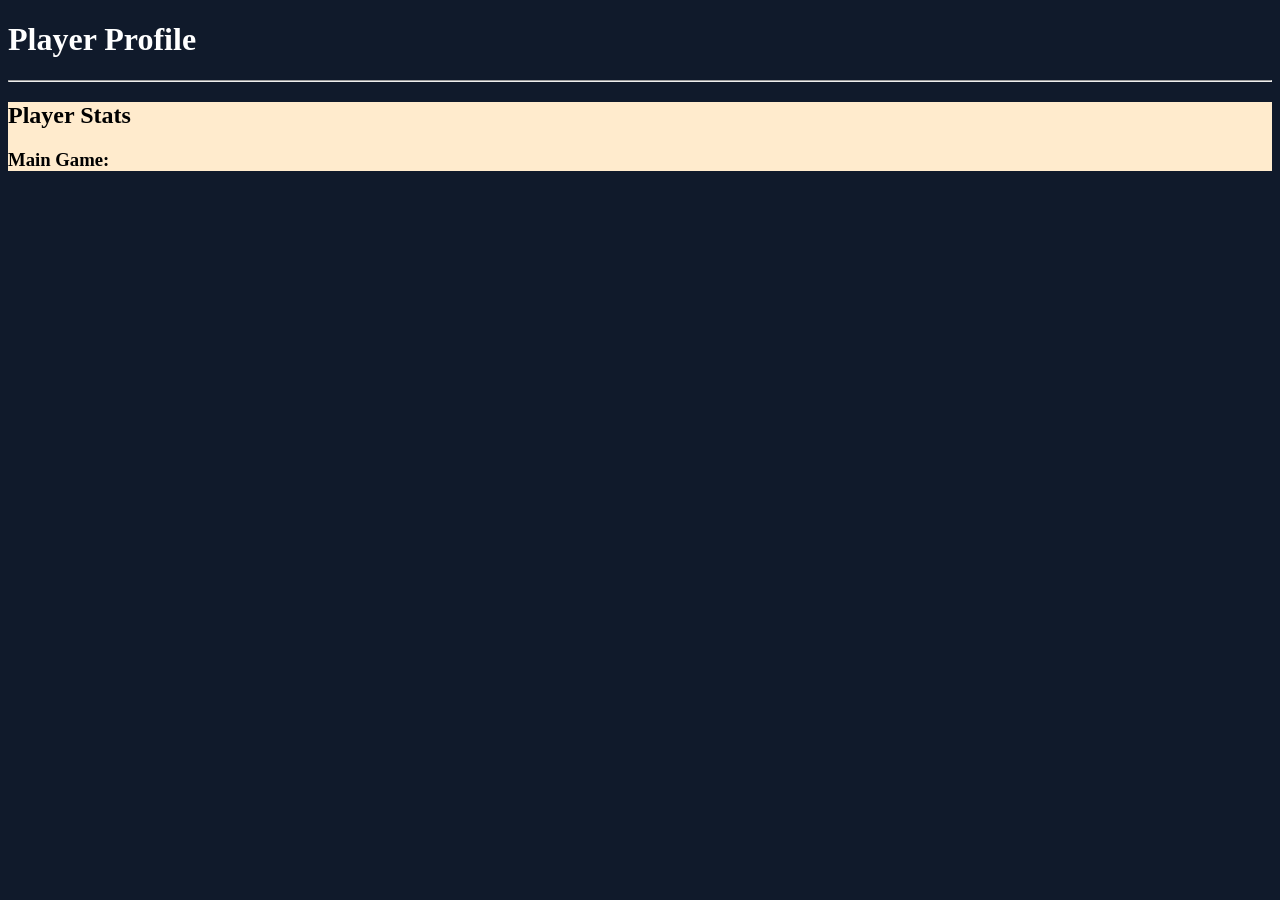
<file: Lesson01-intro-to-css/Index.html>
<!DOCTYPE html>
<html lang="en">
<head>
    <meta charset="UTF-8">
    <meta name="viewport" content="width=device-width, initial-scale=1.0">
    <title>Player Profile</title>
    <!-- <style>
        body {
            background-color: #101a2b;
            color: white;
        }
    </style> -->
    <link rel="stylesheet" href="style.css">
</head>
<body>
    <h1>Player Profile</h1>
    <hr>
    <div class="Stats">
        <h2 id="player">Player Stats</h2>
        <h3>Main Game:</h3>
    </div>
    
</body>
</html>
</file>
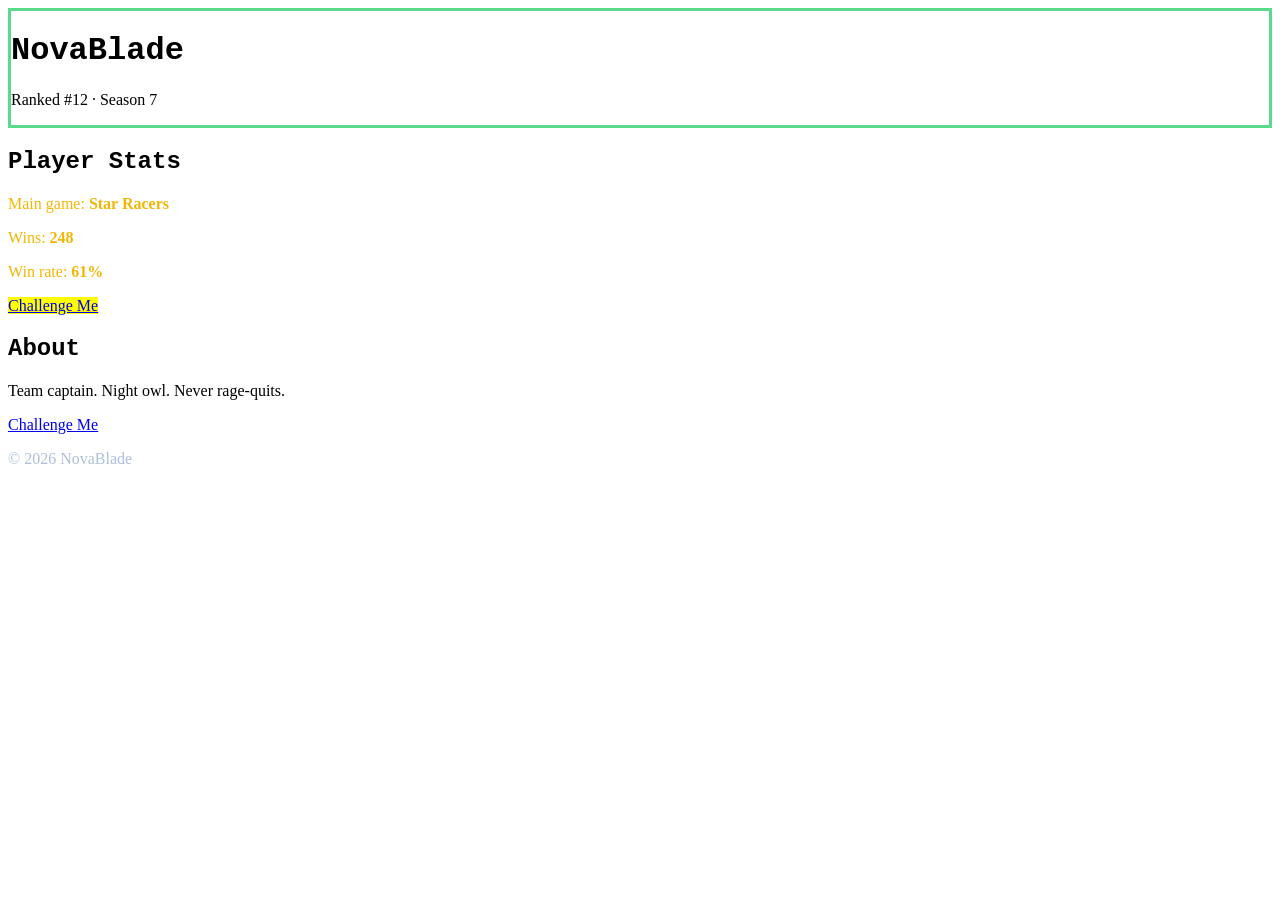
<file: Lesson02-selecters/Index.html>
<!DOCTYPE html>
<html lang="en">
<head>
    <meta charset="UTF-8">
    <meta name="viewport" content="width=device-width, initial-scale=1.0">
    <title>Player Profile</title>

    <!-- This ONE line decides how the whole page looks.
         rel="stylesheet" = "this file is CSS"
         href="..."       = where the CSS file lives -->
    <link rel="stylesheet" href="style.css">
</head>
<body>

    <header id="banner">
        <h1>NovaBlade</h1>
        <p class="tagline">Ranked #12 &middot; Season 7</p>
    </header>

    <main>
        <section class="player-card">
            <h2>Player Stats</h2>
            <p>Main game: <span class="tag">Star Racers</span></p>
            <p>Wins: <span class="stat">248</span></p>
            <p>Win rate: <span class="stat">61%</span></p>
            <a class="btn" href="#">Challenge Me</a>
        </section>
        
        <section class="About">
            <h2>About</h2>
            <p>Team captain. Night owl. Never rage-quits.</p>
            <a class="btn" href="#">Challenge Me</a>
        </section>
    </main>

    <footer>
        <p>&copy; 2026 NovaBlade</p>
    </footer>

</body>
</html>
</file>
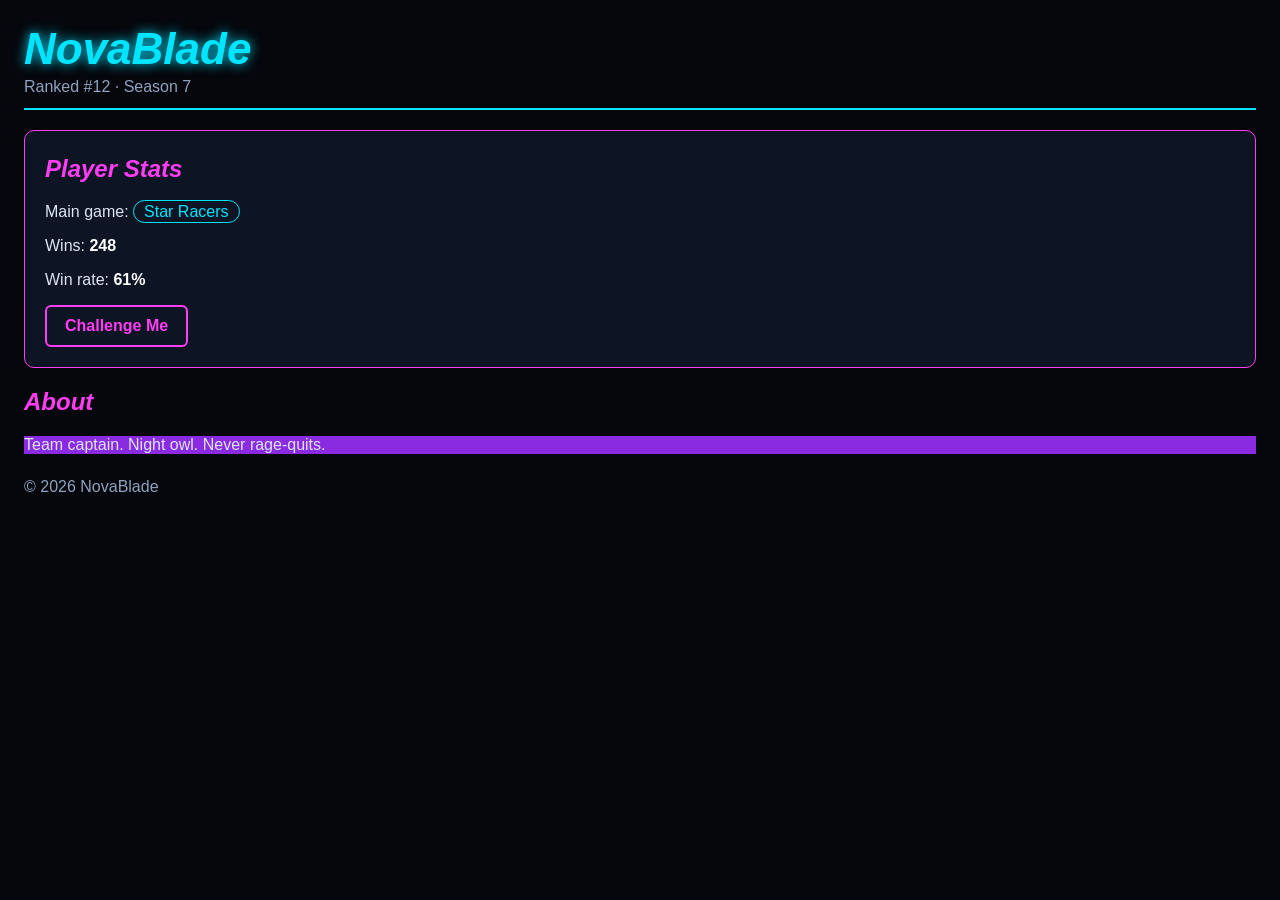
<file: Lesson01-intro-to-css/player-profile/index.html>
<!DOCTYPE html>
<html lang="en">
<head>
    <meta charset="UTF-8">
    <meta name="viewport" content="width=device-width, initial-scale=1.0">
    <title>Player Profile</title>

    <!-- This ONE line decides how the whole page looks.
         rel="stylesheet" = "this file is CSS"
         href="..."       = where the CSS file lives -->
    <!-- <link rel="stylesheet" href="themes/arcade.css"> -->
    <!-- <link rel="stylesheet" href="themes/minimal.css"> -->
    <style>
        h1 {color: chartreuse;}
    </style>
    <link rel="stylesheet" href="themes/neon.css">
     <!-- <style>
        /* =========================================================
   ARCADE THEME  ·  ready-made skin for Lesson 1
   You don't need to understand every line yet.
   By the end of Unit 2, you will.
   ========================================================= */

body {
    background-color: #1a1033;          /* deep purple cabinet */
    color: #f5f0ff;                     /* near-white text */
    font-family: "Courier New", Courier, monospace;
    margin: 0;
    padding: 24px;
}

header {
    border: 4px solid #ffd23f;          /* gold marquee frame */
    padding: 12px 20px;
    text-align: center;
}

h1 {
    color: #ffd23f;
    font-size: 40px;
    letter-spacing: 4px;
    text-transform: uppercase;
    margin: 0;
}

h2 {
    color: #3ef0c8;                     /* mint */
    text-transform: uppercase;
}

.tagline {
    color: #c9b8ff;
    margin: 6px 0 0;
}

.player-card {
    border: 4px dashed #3ef0c8;
    padding: 4px 20px 20px;
    margin-top: 20px;
}

.tag {
    background-color: #ff5ca8;          /* hot pink pill */
    color: #1a1033;
    padding: 2px 8px;
}

.stat {
    color: #ffd23f;
    font-weight: bold;
}

.btn {
    display: inline-block;
    background-color: #ffd23f;
    color: #1a1033;
    padding: 10px 18px;
    text-decoration: none;
    font-weight: bold;
}

footer {
    color: #c9b8ff;
    text-align: center;
    margin-top: 24px;
} -->

     <!-- </style> -->
</head>
<body>

    <header>
        <h1>NovaBlade</h1>
        <p class="tagline">Ranked #12 &middot; Season 7</p>
    </header>

    <main>
        <section class="player-card">
            <h2>Player Stats</h2>
            <p>Main game: <span class="tag">Star Racers</span></p>
            <p>Wins: <span class="stat">248</span></p>
            <p>Win rate: <span class="stat">61%</span></p>
            <a class="btn" href="#">Challenge Me</a>
        </section>

        <section>
            <h2>About</h2>
            <p style="background-color: blueviolet;">Team captain. Night owl. Never rage-quits.</p>
        </section>
    </main>

    <footer>
        <p>&copy; 2026 NovaBlade</p>
    </footer>

</body>
</html>
</file>
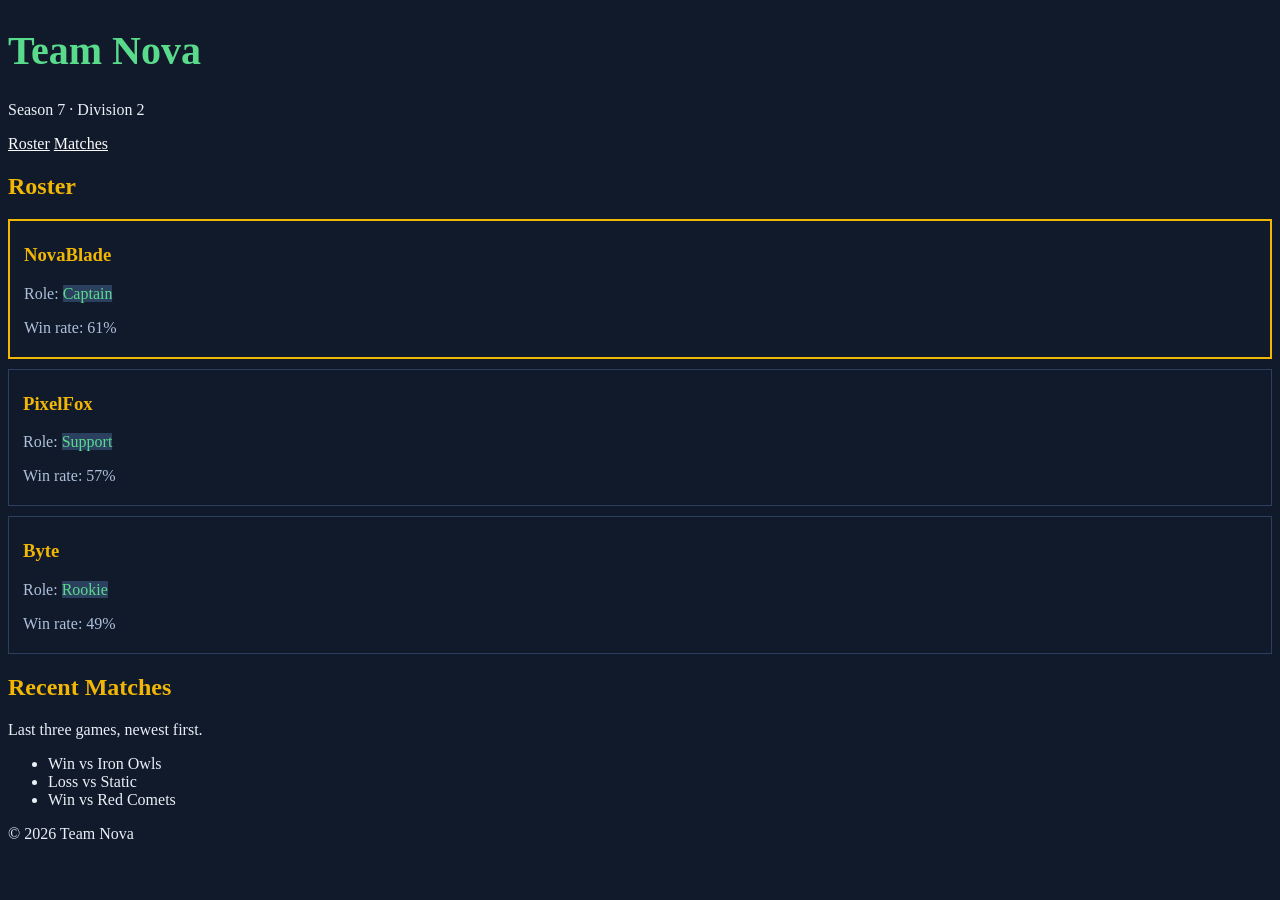
<file: Lesson02-selecters/squad-page/index.html>
<!DOCTYPE html>
<html lang="en">
<head>
    <meta charset="UTF-8">
    <meta name="viewport" content="width=device-width, initial-scale=1.0">
    <title>Team Nova</title>
    <link rel="stylesheet" href="style.css">
</head>
<body>

    <header>
        <h1>Team Nova</h1>
        <p class="tagline">Season 7 &middot; Division 2</p>
        <nav>
            <a href="#roster" class="active">Roster</a>  <!-- the section you are on -->
            <a href="#matches">Matches</a>
        </nav>
    </header>

    <main>
        <!-- id="roster": one-of-a-kind, so the nav link can jump here -->
        <section id="roster">
            <h2>Roster</h2>

            <!-- three cards share a CLASS... -->
            <article class="player-card" id="captain">  <!-- ...only one has this ID -->
                <h3>NovaBlade</h3>
                <p>Role: <span class="tag">Captain</span></p>
                <p>Win rate: <span class="stat">61%</span></p>
            </article>

            <article class="player-card">
                <h3>PixelFox</h3>
                <p>Role: <span class="tag">Support</span></p>
                <p>Win rate: <span class="stat">57%</span></p>
            </article>

            <article class="player-card">
                <h3>Byte</h3>
                <p>Role: <span class="tag">Rookie</span></p>
                <p>Win rate: <span class="stat">49%</span></p>
            </article>
        </section>

        <section id="matches">
            <h2>Recent Matches</h2>
            <p>Last three games, newest first.</p>
            <ul class="results">
                <li>Win vs Iron Owls</li>
                <li>Loss vs Static</li>
                <li>Win vs Red Comets</li>
            </ul>
        </section>
    </main>

    <footer>
        <p>&copy; 2026 Team Nova</p>
    </footer>

</body>
</html>
</file>
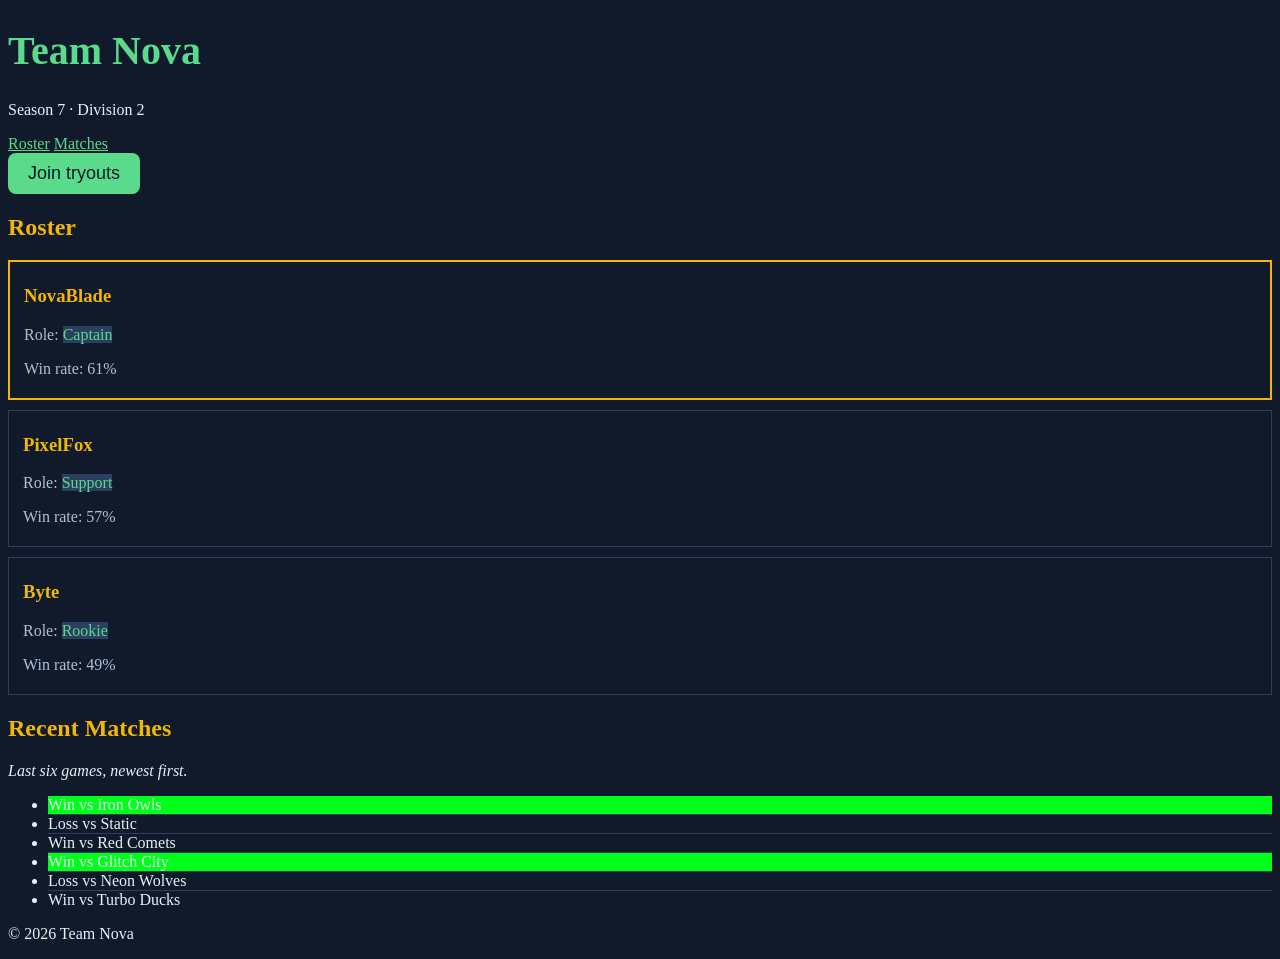
<file: Lesson02-selecters/2C-Pseudo-Selectors/squad-page/index.html>
<!DOCTYPE html>
<html lang="en">
<head>
    <meta charset="UTF-8">
    <meta name="viewport" content="width=device-width, initial-scale=1.0">
    <title>Team Nova</title>
    <link rel="stylesheet" href="style.css">
</head>
<body>

    <header>
        <h1>Team Nova</h1>
        <p class="tagline">Season 7 &middot; Division 2</p>
        <nav>
            <a href="#roster">Roster</a>
            <a href="#matches">Matches</a>
        </nav>
        <!-- NEW in 2C: a button, so we can style how it reacts -->
        <button class="join">Join tryouts</button>
    </header>

    <main>
        <section id="roster">
            <h2>Roster</h2>

            <article class="player-card" id="captain">
                <h3>NovaBlade</h3>
                <p>Role: <span class="tag">Captain</span></p>
                <p>Win rate: <span class="stat">61%</span></p>
            </article>

            <article class="player-card">
                <h3>PixelFox</h3>
                <p>Role: <span class="tag">Support</span></p>
                <p>Win rate: <span class="stat">57%</span></p>
            </article>

            <article class="player-card">
                <h3>Byte</h3>
                <p>Role: <span class="tag">Rookie</span></p>
                <p>Win rate: <span class="stat">49%</span></p>
            </article>
        </section>

        <section id="matches">
            <h2>Recent Matches</h2>
            <p>Last six games, newest first.</p>
            <!-- NEW in 2C: six results instead of three -->
            <ul class="results">
                <li>Win vs Iron Owls</li>
                <li>Loss vs Static</li>
                <li>Win vs Red Comets</li>
                <li>Win vs Glitch City</li>
                <li>Loss vs Neon Wolves</li>
                <li>Win vs Turbo Ducks</li>
            </ul>
        </section>
    </main>

    <footer>
        <p>&copy; 2026 Team Nova</p>
    </footer>

</body>
</html>
</file>
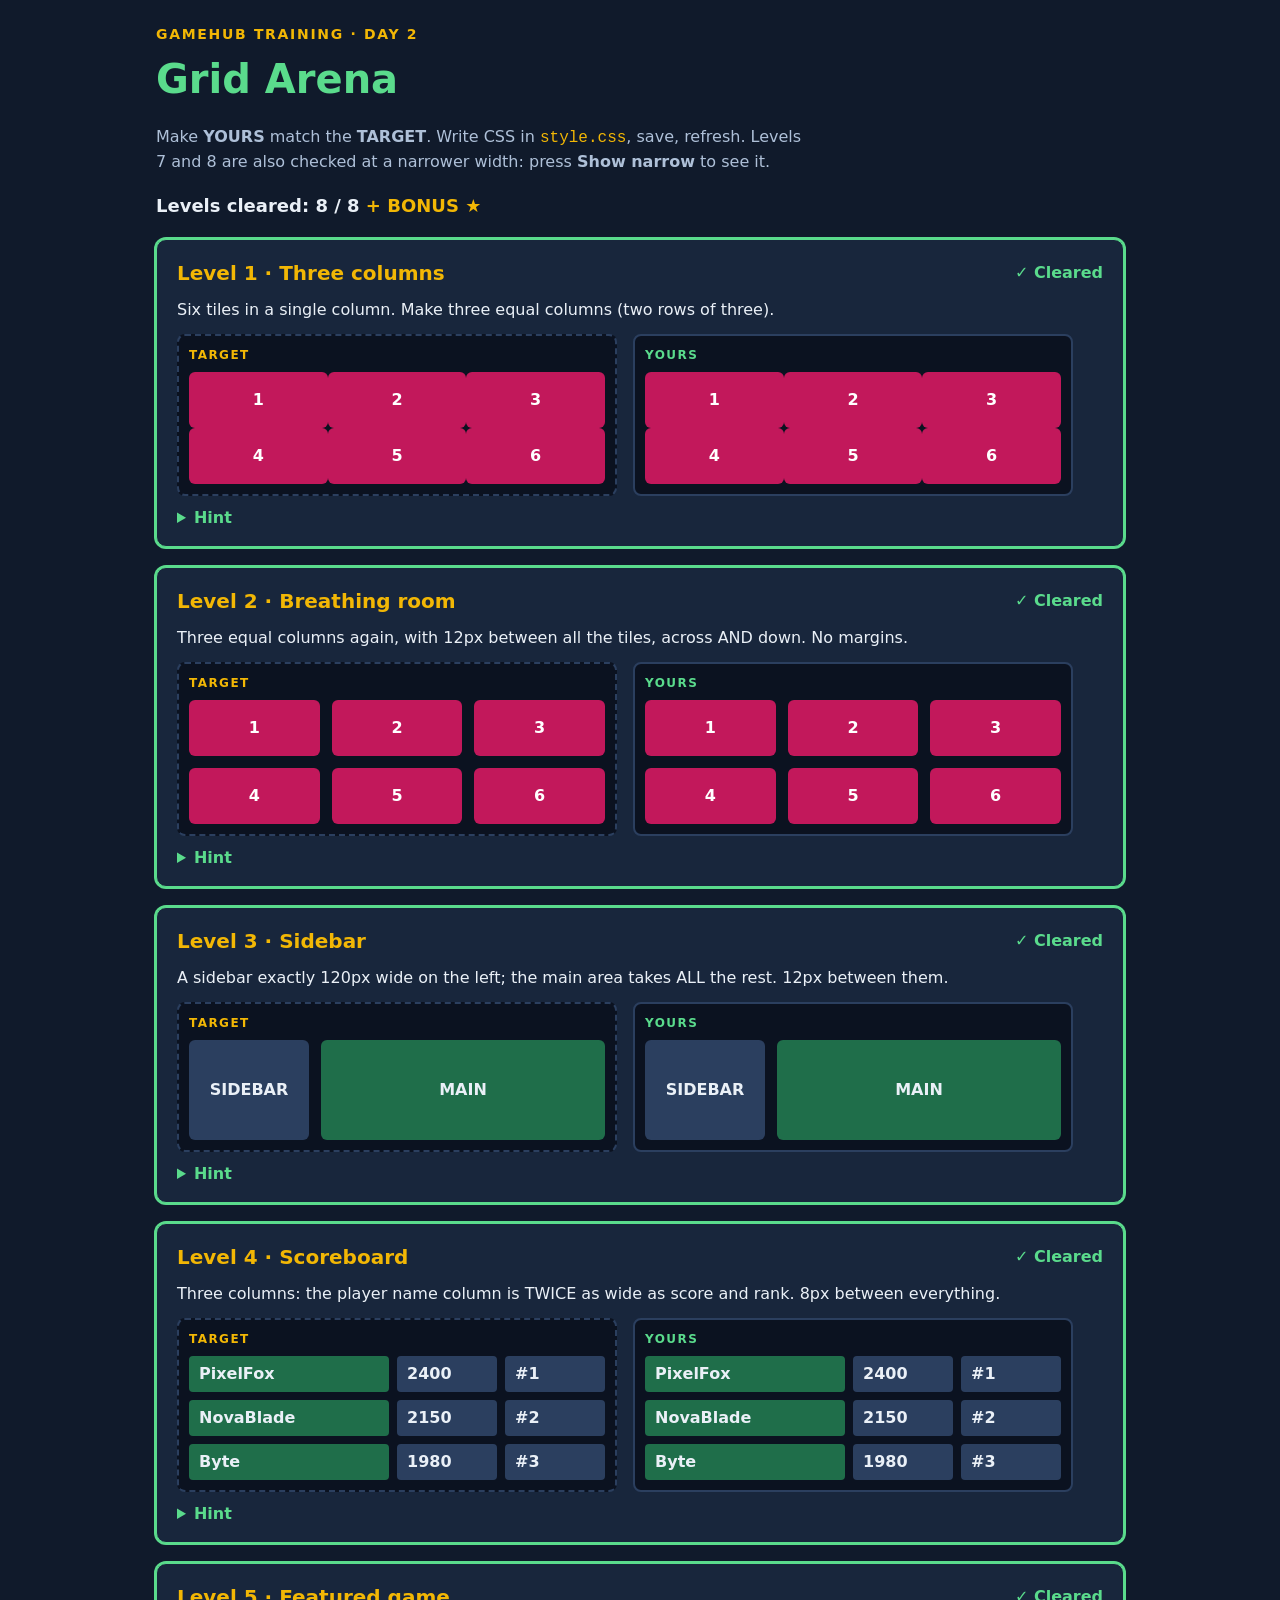
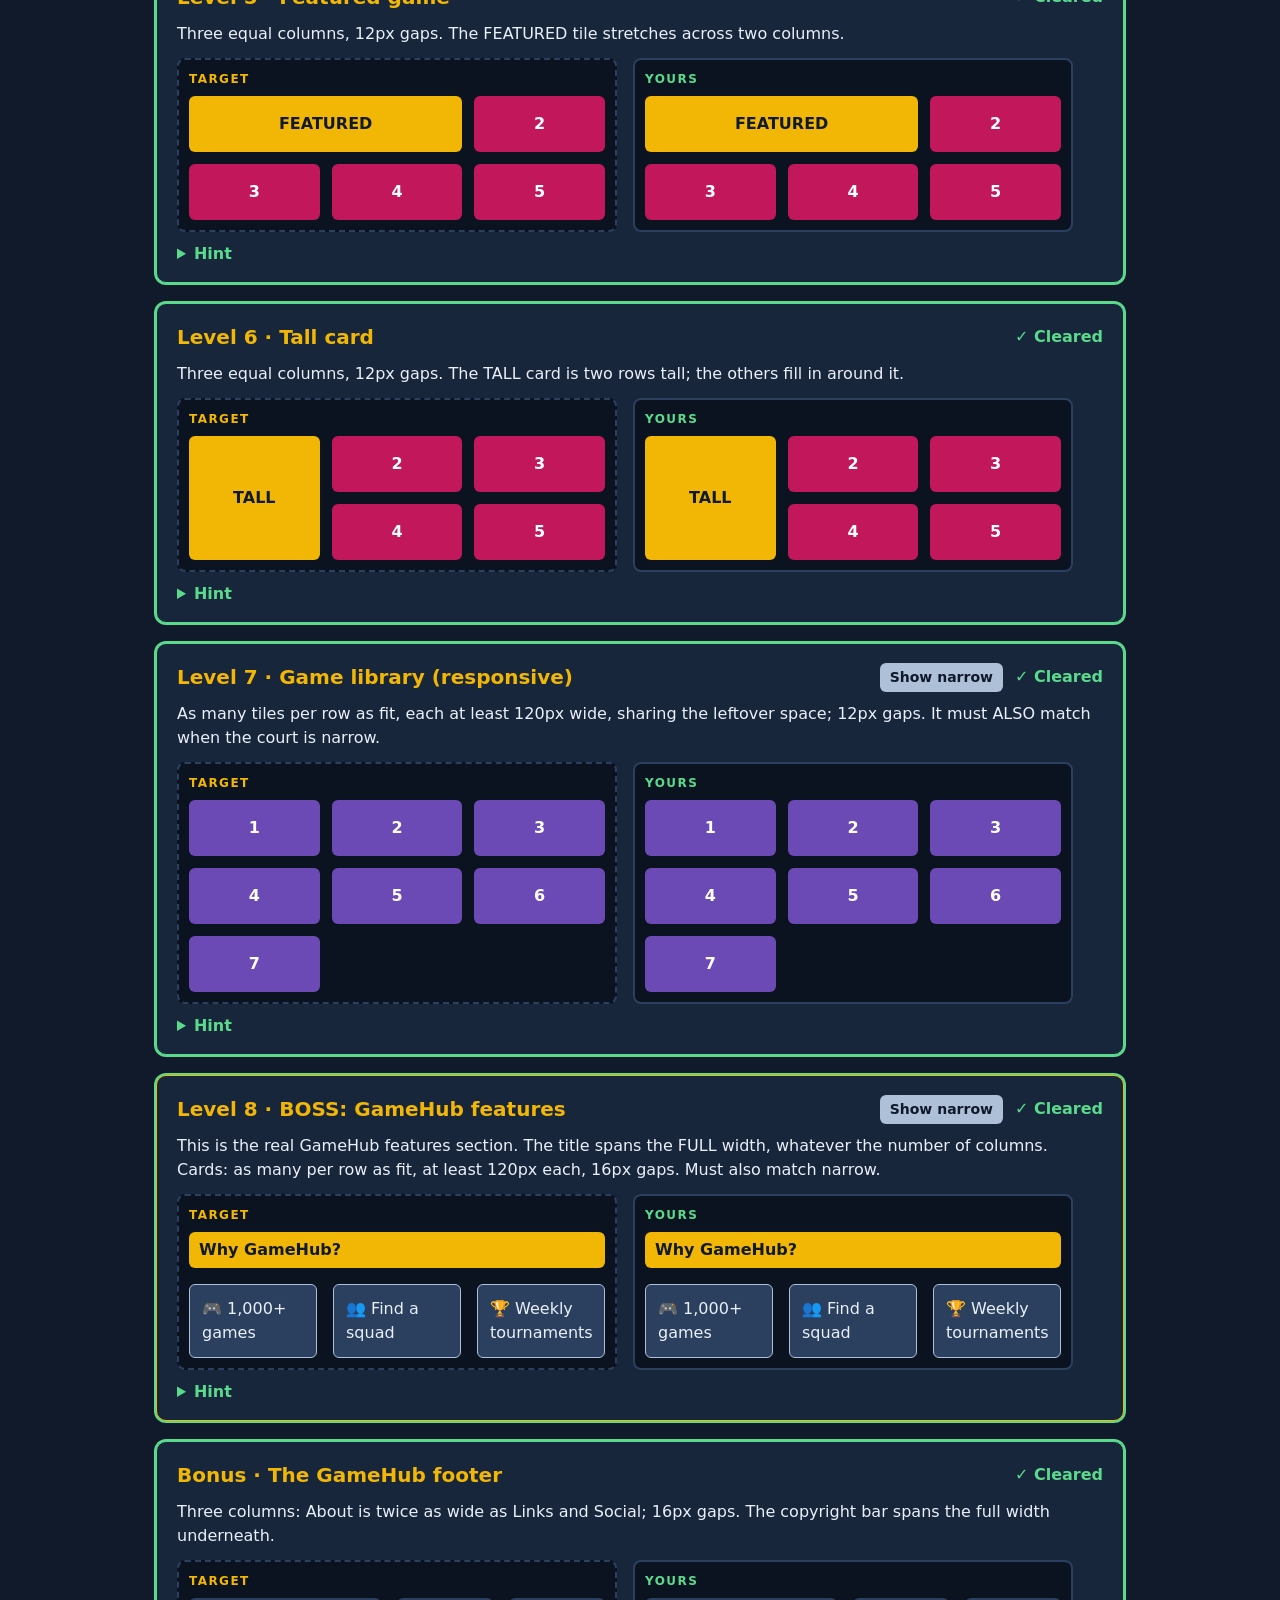
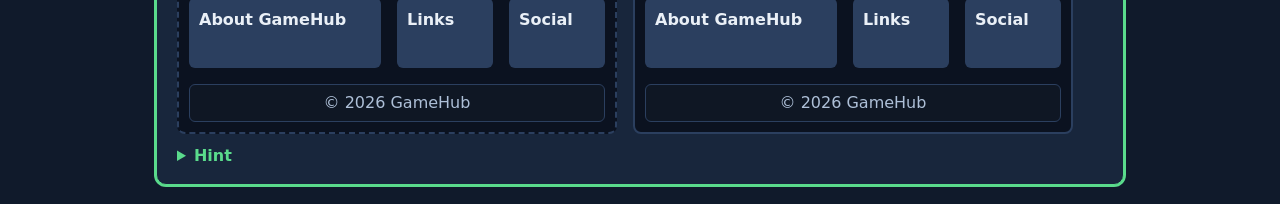
<file: Lesson08-Grid/grid-arena/arena.html>
<!DOCTYPE html>
<html lang="en">
<head>
    <meta charset="UTF-8">
    <meta name="viewport" content="width=device-width, initial-scale=1.0">
    <title>Grid Arena · GameHub Training</title>
    <!-- arena.css draws the arena and the TARGET courts. Don't edit it. -->
    <link rel="stylesheet" href="arena.css">
    <!-- style.css is YOUR file. All your work goes there. -->
    <link rel="stylesheet" href="style.css">
</head>
<body>
    <header class="arena-top">
        <p class="kicker">GameHub training · Day 2</p>
        <h1>Grid Arena</h1>
        <p class="lead">Make <b>YOURS</b> match the <b>TARGET</b>. Write CSS in <code>style.css</code>, save, refresh. Levels 7 and 8 are also checked at a narrower width: press <b>Show narrow</b> to see it.</p>
        <p class="score" aria-live="polite">Levels cleared: <span id="cleared">0</span> / 8 <span id="bonus"></span></p>
    </header>

    <main>
        <!-- LEVEL 1 -->
        <section class="level" aria-labelledby="h-l1">
            <div class="level-head">
                <h2 id="h-l1">Level 1 · Three columns</h2>
                <div class="head-right"><p class="status">Not yet</p></div>
            </div>
            <p class="goal">Six tiles in a single column. Make three equal columns (two rows of three).</p>
            <div class="courts">
                <div class="court target"><div class="t1"><div class="cell" data-k>1</div><div class="cell" data-k>2</div><div class="cell" data-k>3</div><div class="cell" data-k>4</div><div class="cell" data-k>5</div><div class="cell" data-k>6</div></div></div>
                <div class="court yours"><div class="l1"><div class="cell" data-k>1</div><div class="cell" data-k>2</div><div class="cell" data-k>3</div><div class="cell" data-k>4</div><div class="cell" data-k>5</div><div class="cell" data-k>6</div></div></div>
            </div>
            <details><summary>Hint</summary>Two properties on <code>.l1</code>: turn grid on, then describe the columns. <code>1fr</code> means one share.</details>
        </section>
        <!-- LEVEL 2 -->
        <section class="level" aria-labelledby="h-l2">
            <div class="level-head">
                <h2 id="h-l2">Level 2 · Breathing room</h2>
                <div class="head-right"><p class="status">Not yet</p></div>
            </div>
            <p class="goal">Three equal columns again, with 12px between all the tiles, across AND down. No margins.</p>
            <div class="courts">
                <div class="court target"><div class="t2"><div class="cell" data-k>1</div><div class="cell" data-k>2</div><div class="cell" data-k>3</div><div class="cell" data-k>4</div><div class="cell" data-k>5</div><div class="cell" data-k>6</div></div></div>
                <div class="court yours"><div class="l2"><div class="cell" data-k>1</div><div class="cell" data-k>2</div><div class="cell" data-k>3</div><div class="cell" data-k>4</div><div class="cell" data-k>5</div><div class="cell" data-k>6</div></div></div>
            </div>
            <details><summary>Hint</summary>The same <code>gap</code> you used in flexbox works in grid, in both directions. Try <code>repeat(3, 1fr)</code> to avoid typing 1fr three times.</details>
        </section>
        <!-- LEVEL 3 -->
        <section class="level" aria-labelledby="h-l3">
            <div class="level-head">
                <h2 id="h-l3">Level 3 · Sidebar</h2>
                <div class="head-right"><p class="status">Not yet</p></div>
            </div>
            <p class="goal">A sidebar exactly 120px wide on the left; the main area takes ALL the rest. 12px between them.</p>
            <div class="courts">
                <div class="court target"><div class="t3"><div class="side" data-k>SIDEBAR</div><div class="main" data-k>MAIN</div></div></div>
                <div class="court yours"><div class="l3"><div class="side" data-k>SIDEBAR</div><div class="main" data-k>MAIN</div></div></div>
            </div>
            <details><summary>Hint</summary>You can mix units: a fixed <code>px</code> column and a <code>fr</code> column that takes what's left.</details>
        </section>
        <!-- LEVEL 4 -->
        <section class="level" aria-labelledby="h-l4">
            <div class="level-head">
                <h2 id="h-l4">Level 4 · Scoreboard</h2>
                <div class="head-right"><p class="status">Not yet</p></div>
            </div>
            <p class="goal">Three columns: the player name column is TWICE as wide as score and rank. 8px between everything.</p>
            <div class="courts">
                <div class="court target"><div class="t4"><div class="sc name" data-k>PixelFox</div><div class="sc" data-k>2400</div><div class="sc" data-k>#1</div><div class="sc name" data-k>NovaBlade</div><div class="sc" data-k>2150</div><div class="sc" data-k>#2</div><div class="sc name" data-k>Byte</div><div class="sc" data-k>1980</div><div class="sc" data-k>#3</div></div></div>
                <div class="court yours"><div class="l4"><div class="sc name" data-k>PixelFox</div><div class="sc" data-k>2400</div><div class="sc" data-k>#1</div><div class="sc name" data-k>NovaBlade</div><div class="sc" data-k>2150</div><div class="sc" data-k>#2</div><div class="sc name" data-k>Byte</div><div class="sc" data-k>1980</div><div class="sc" data-k>#3</div></div></div>
            </div>
            <details><summary>Hint</summary>Shares don't have to be equal: <code>2fr</code> gets twice as much as <code>1fr</code>.</details>
        </section>
        <!-- LEVEL 5 -->
        <section class="level" aria-labelledby="h-l5">
            <div class="level-head">
                <h2 id="h-l5">Level 5 · Featured game</h2>
                <div class="head-right"><p class="status">Not yet</p></div>
            </div>
            <p class="goal">Three equal columns, 12px gaps. The FEATURED tile stretches across two columns.</p>
            <div class="courts">
                <div class="court target"><div class="t5"><div class="cell big" data-k>FEATURED</div><div class="cell" data-k>2</div><div class="cell" data-k>3</div><div class="cell" data-k>4</div><div class="cell" data-k>5</div></div></div>
                <div class="court yours"><div class="l5"><div class="cell big" data-k>FEATURED</div><div class="cell" data-k>2</div><div class="cell" data-k>3</div><div class="cell" data-k>4</div><div class="cell" data-k>5</div></div></div>
            </div>
            <details><summary>Hint</summary>Set up the grid on <code>.l5</code>. Then tell <code>.l5 .big</code> how many columns to <b>span</b>.</details>
        </section>
        <!-- LEVEL 6 -->
        <section class="level" aria-labelledby="h-l6">
            <div class="level-head">
                <h2 id="h-l6">Level 6 · Tall card</h2>
                <div class="head-right"><p class="status">Not yet</p></div>
            </div>
            <p class="goal">Three equal columns, 12px gaps. The TALL card is two rows tall; the others fill in around it.</p>
            <div class="courts">
                <div class="court target"><div class="t6"><div class="cell tall" data-k>TALL</div><div class="cell" data-k>2</div><div class="cell" data-k>3</div><div class="cell" data-k>4</div><div class="cell" data-k>5</div></div></div>
                <div class="court yours"><div class="l6"><div class="cell tall" data-k>TALL</div><div class="cell" data-k>2</div><div class="cell" data-k>3</div><div class="cell" data-k>4</div><div class="cell" data-k>5</div></div></div>
            </div>
            <details><summary>Hint</summary>Like Level 5, but rows instead of columns.</details>
        </section>
        <!-- LEVEL 7 -->
        <section class="level" data-widths="416 280" aria-labelledby="h-l7">
            <div class="level-head">
                <h2 id="h-l7">Level 7 · Game library (responsive)</h2>
                <div class="head-right"><button type="button" class="narrow-btn" aria-pressed="false">Show narrow</button><p class="status">Not yet</p></div>
            </div>
            <p class="goal">As many tiles per row as fit, each at least 120px wide, sharing the leftover space; 12px gaps. It must ALSO match when the court is narrow.</p>
            <div class="courts">
                <div class="court target"><div class="t7"><div class="game" data-k>1</div><div class="game" data-k>2</div><div class="game" data-k>3</div><div class="game" data-k>4</div><div class="game" data-k>5</div><div class="game" data-k>6</div><div class="game" data-k>7</div></div></div>
                <div class="court yours"><div class="l7"><div class="game" data-k>1</div><div class="game" data-k>2</div><div class="game" data-k>3</div><div class="game" data-k>4</div><div class="game" data-k>5</div><div class="game" data-k>6</div><div class="game" data-k>7</div></div></div>
            </div>
            <details><summary>Hint</summary><code>repeat(3, 1fr)</code> looks right here but fails narrow. You need <code>repeat(auto-fit, minmax(&hellip;, &hellip;))</code>.</details>
        </section>
        <!-- LEVEL 8 -->
        <section class="level boss" data-widths="416 280" aria-labelledby="h-l8">
            <div class="level-head">
                <h2 id="h-l8">Level 8 · BOSS: GameHub features</h2>
                <div class="head-right"><button type="button" class="narrow-btn" aria-pressed="false">Show narrow</button><p class="status">Not yet</p></div>
            </div>
            <p class="goal">This is the real GameHub features section. The title spans the FULL width, whatever the number of columns. Cards: as many per row as fit, at least 120px each, 16px gaps. Must also match narrow.</p>
            <div class="courts">
                <div class="court target"><div class="t8"><div class="title" data-k>Why GameHub?</div><div class="card" data-k>🎮 1,000+ games</div><div class="card" data-k>👥 Find a squad</div><div class="card" data-k>🏆 Weekly tournaments</div></div></div>
                <div class="court yours"><div class="l8"><div class="title" data-k>Why GameHub?</div><div class="card" data-k>🎮 1,000+ games</div><div class="card" data-k>👥 Find a squad</div><div class="card" data-k>🏆 Weekly tournaments</div></div></div>
            </div>
            <details><summary>Hint</summary>Level 7's columns, plus one rule on <code>.l8 .title</code>. <code>span 3</code> breaks when there are only 2 columns: span from the first line to the last line instead (<code>1 / -1</code>).</details>
        </section>
        <!-- BONUS -->
        <section class="level bonus" aria-labelledby="h-l9">
            <div class="level-head">
                <h2 id="h-l9">Bonus · The GameHub footer</h2>
                <div class="head-right"><p class="status">Not yet</p></div>
            </div>
            <p class="goal">Three columns: About is twice as wide as Links and Social; 16px gaps. The copyright bar spans the full width underneath.</p>
            <div class="courts">
                <div class="court target"><div class="t9"><div class="fcol" data-k>About GameHub</div><div class="fcol" data-k>Links</div><div class="fcol" data-k>Social</div><div class="bottom" data-k>© 2026 GameHub</div></div></div>
                <div class="court yours"><div class="l9"><div class="fcol" data-k>About GameHub</div><div class="fcol" data-k>Links</div><div class="fcol" data-k>Social</div><div class="bottom" data-k>© 2026 GameHub</div></div></div>
            </div>
            <details><summary>Hint</summary>Level 4's column idea plus Level 8's full-width trick.</details>
        </section>
    </main>

    <script src="check.js"></script>
</body>
</html>
</file>
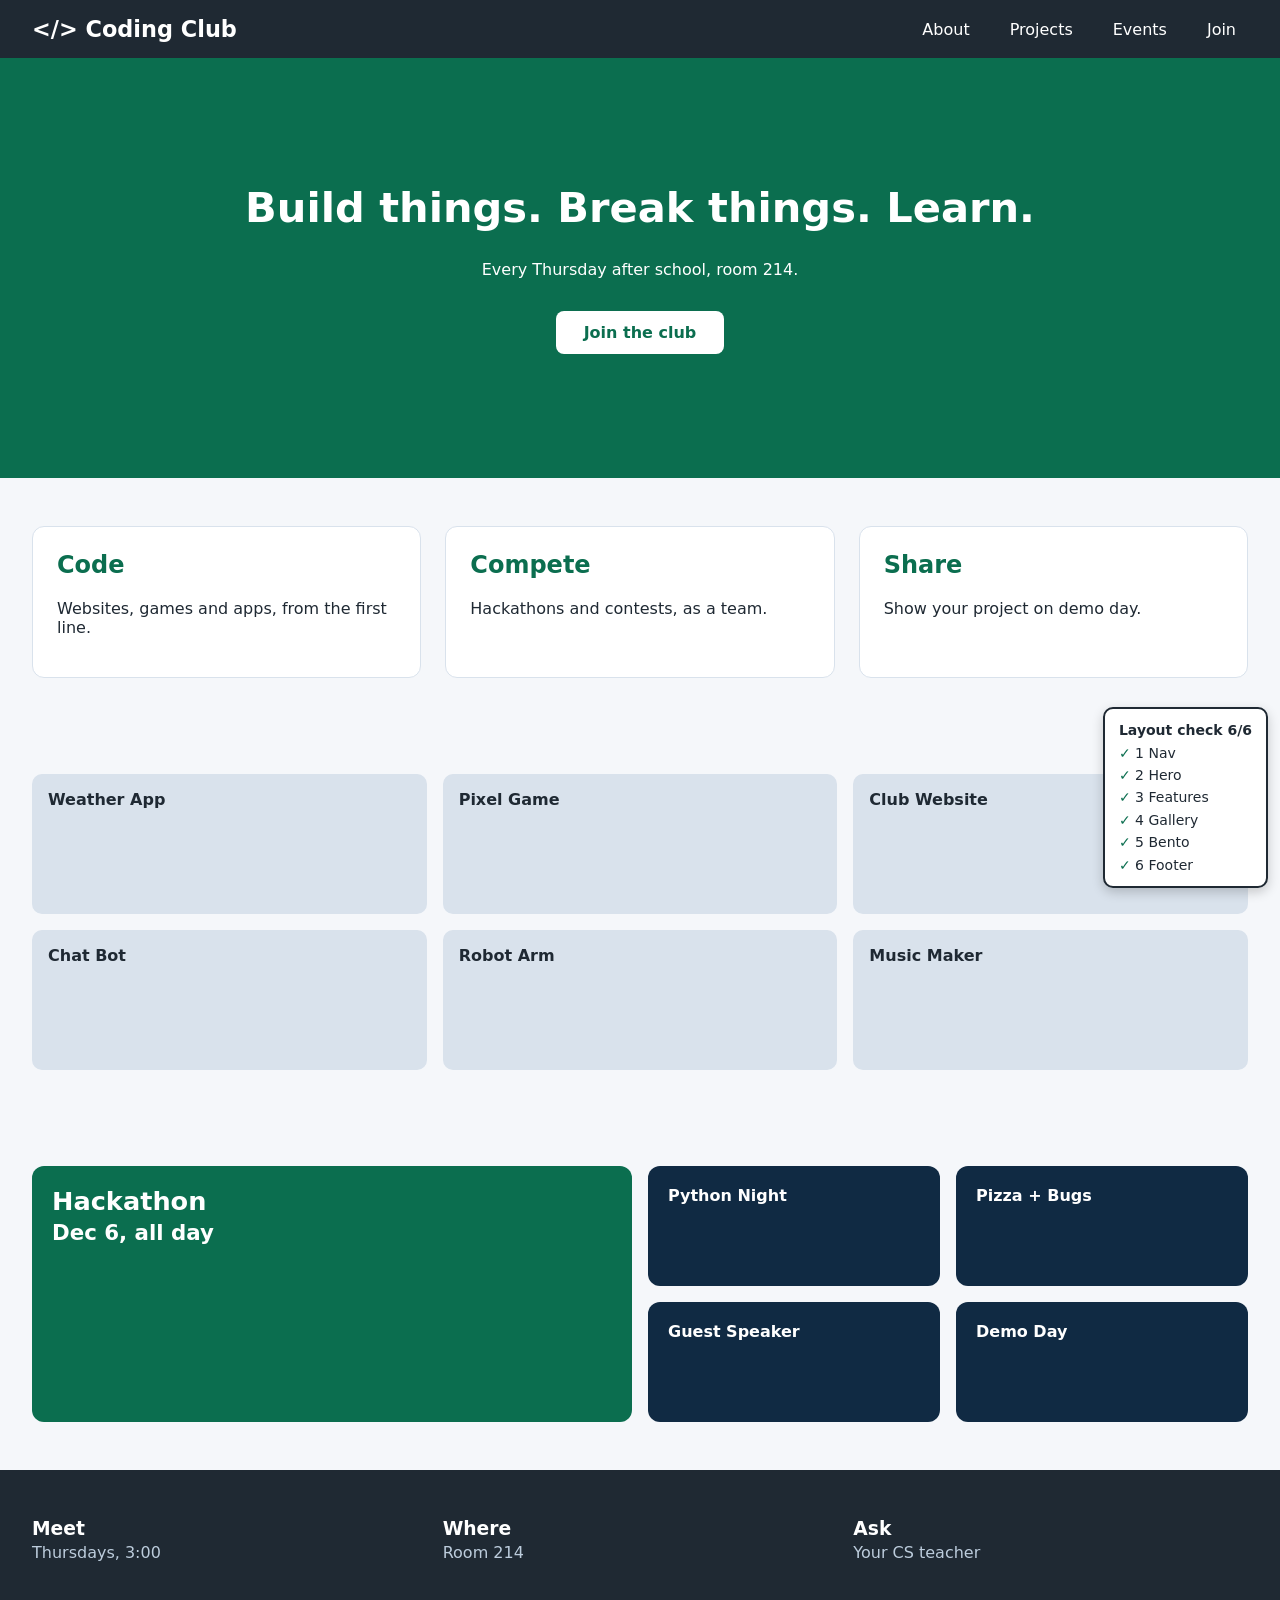
<file: Lesson09-Layout-Rescue/layout-rescue/coding-club.html>
<!DOCTYPE html>
<html lang="en">

<head>
  <meta charset="UTF-8">
  <meta name="viewport" content="width=device-width, initial-scale=1.0">
  <title>Coding Club</title>
  <link rel="stylesheet" href="style.css">
</head>

<body>
  <!-- Layout Rescue: do NOT change this file. All your work goes in style.css.
       Keep coding-club.html, style.css and check.js in the same folder. -->

  <!-- SECTION 1: nav -->
  <nav class="nav">
    <a class="logo" href="#">&lt;/&gt; Coding Club</a>
    <ul class="links">
      <li><a href="#about">About</a></li>
      <li><a href="#projects">Projects</a></li>
      <li><a href="#events">Events</a></li>
      <li><a href="#join">Join</a></li>
    </ul>
  </nav>

  <!-- SECTION 2: hero -->
  <header class="hero">
    <h1>Build things. Break things. Learn.</h1>
    <p>Every Thursday after school, room 214.</p>
    <a class="btn" href="#join">Join the club</a>
  </header>

  <!-- SECTION 3: features -->
  <section class="features" id="about">
    <article class="card">
      <h2>Code</h2>
      <p>Websites, games and apps, from the first line.</p>
    </article>
    <article class="card">
      <h2>Compete</h2>
      <p>Hackathons and contests, as a team.</p>
    </article>
    <article class="card">
      <h2>Share</h2>
      <p>Show your project on demo day.</p>
    </article>
  </section>

  <!-- SECTION 4: gallery -->
  <section class="gallery" id="projects">
    <div class="photo">Weather App</div>
    <div class="photo">Pixel Game</div>
    <div class="photo">Club Website</div>
    <div class="photo">Chat Bot</div>
    <div class="photo">Robot Arm</div>
    <div class="photo">Music Maker</div>
  </section>

  <!-- SECTION 5: bento -->
  <section class="bento" id="events">
    <div class="tile big">Hackathon<br><small>Dec 6, all day</small></div>
    <div class="tile">Python Night</div>
    <div class="tile">Pizza + Bugs</div>
    <div class="tile">Guest Speaker</div>
    <div class="tile">Demo Day</div>
  </section>

  <!-- SECTION 6: footer -->
  <footer class="footer" id="join">
    <div class="col">
      <h3>Meet</h3>
      <p>Thursdays, 3:00</p>
    </div>
    <div class="col">
      <h3>Where</h3>
      <p>Room 214</p>
    </div>
    <div class="col">
      <h3>Ask</h3>
      <p>Your CS teacher</p>
    </div>
  </footer>

  <script src="check.js"></script>
</body>

</html>
</file>
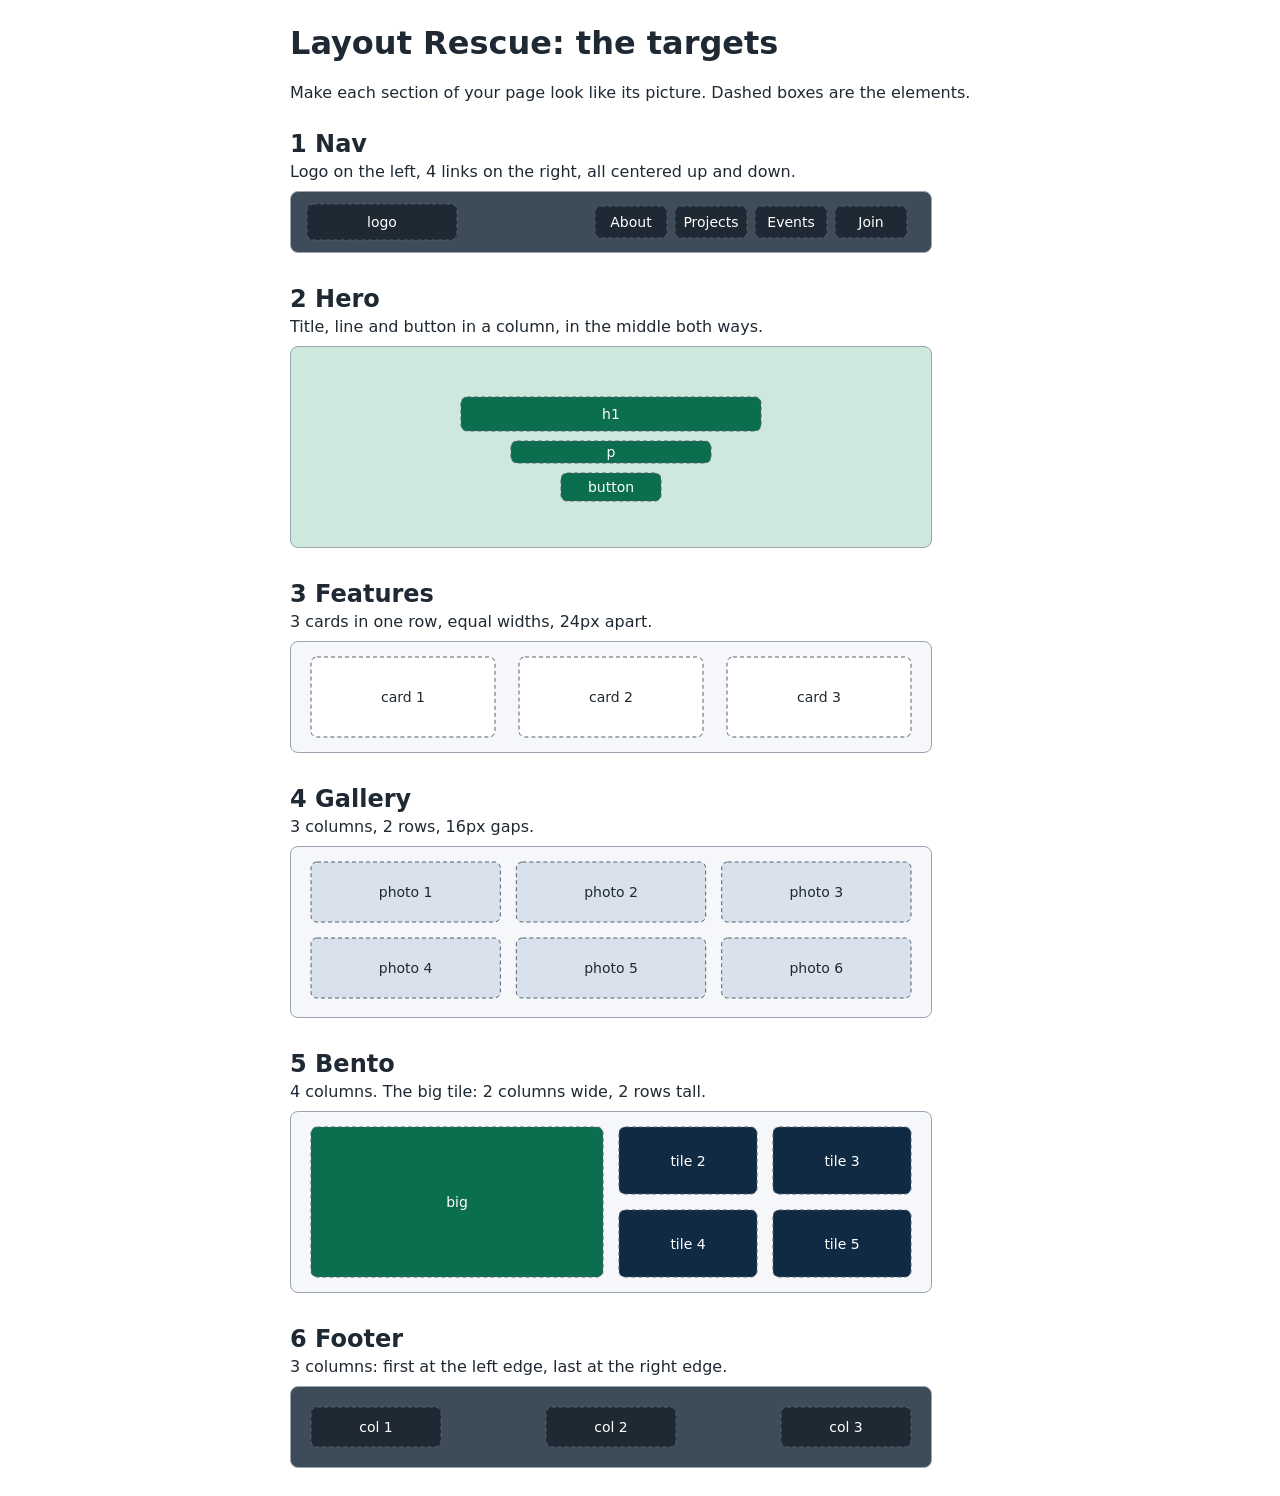
<file: Lesson09-Layout-Rescue/layout-rescue/targets.html>
<!DOCTYPE html>
<html lang="en">

<head>
    <meta charset="UTF-8">
    <meta name="viewport" content="width=device-width, initial-scale=1.0">
    <title>Layout Rescue - Targets</title>
    <style>
        body {
            font-family: system-ui, sans-serif;
            max-width: 700px;
            margin: 24px auto;
            padding: 0 16px;
            color: #1f2933
        }

        h2 {
            margin: 28px 0 4px
        }

        p {
            margin: 0 0 10px
        }
    </style>
</head>

<body>
    <h1>Layout Rescue: the targets</h1>
    <p>Make each section of your page look like its picture. Dashed boxes are the elements.</p>
    <h2>1 Nav</h2>
    <p>Logo on the left, 4 links on the right, all centered up and down.</p><svg viewBox="0 0 640 60" width="100%"
        role="img" style="max-width:640px;background:#3e4c59;border:1px solid #9aa5b1;border-radius:8px">
        <rect x="16" y="12" width="150" height="36" rx="6" fill="#1f2933" stroke="#52606d" stroke-dasharray="4 3" />
        <text x="91.0" y="35.0" text-anchor="middle" font-size="14" font-family="system-ui,sans-serif"
            fill="#fff">logo</text>
        <rect x="304" y="14" width="72" height="32" rx="6" fill="#1f2933" stroke="#52606d" stroke-dasharray="4 3" />
        <text x="340.0" y="35.0" text-anchor="middle" font-size="14" font-family="system-ui,sans-serif"
            fill="#fff">About</text>
        <rect x="384" y="14" width="72" height="32" rx="6" fill="#1f2933" stroke="#52606d" stroke-dasharray="4 3" />
        <text x="420.0" y="35.0" text-anchor="middle" font-size="14" font-family="system-ui,sans-serif"
            fill="#fff">Projects</text>
        <rect x="464" y="14" width="72" height="32" rx="6" fill="#1f2933" stroke="#52606d" stroke-dasharray="4 3" />
        <text x="500.0" y="35.0" text-anchor="middle" font-size="14" font-family="system-ui,sans-serif"
            fill="#fff">Events</text>
        <rect x="544" y="14" width="72" height="32" rx="6" fill="#1f2933" stroke="#52606d" stroke-dasharray="4 3" />
        <text x="580.0" y="35.0" text-anchor="middle" font-size="14" font-family="system-ui,sans-serif"
            fill="#fff">Join</text>
    </svg>
    <h2>2 Hero</h2>
    <p>Title, line and button in a column, in the middle both ways.</p><svg viewBox="0 0 640 200" width="100%"
        role="img" style="max-width:640px;background:#cfe8dd;border:1px solid #9aa5b1;border-radius:8px">
        <rect x="170" y="50" width="300" height="34" rx="6" fill="#0b6e4f" stroke="#52606d" stroke-dasharray="4 3" />
        <text x="320.0" y="72.0" text-anchor="middle" font-size="14" font-family="system-ui,sans-serif"
            fill="#fff">h1</text>
        <rect x="220" y="94" width="200" height="22" rx="6" fill="#0b6e4f" stroke="#52606d" stroke-dasharray="4 3" />
        <text x="320.0" y="110.0" text-anchor="middle" font-size="14" font-family="system-ui,sans-serif"
            fill="#fff">p</text>
        <rect x="270" y="126" width="100" height="28" rx="6" fill="#0b6e4f" stroke="#52606d" stroke-dasharray="4 3" />
        <text x="320.0" y="145.0" text-anchor="middle" font-size="14" font-family="system-ui,sans-serif"
            fill="#fff">button</text>
    </svg>
    <h2>3 Features</h2>
    <p>3 cards in one row, equal widths, 24px apart.</p><svg viewBox="0 0 640 110" width="100%" role="img"
        style="max-width:640px;background:#f5f7fa;border:1px solid #9aa5b1;border-radius:8px">
        <rect x="20.0" y="15" width="184.0" height="80" rx="6" fill="#fff" stroke="#52606d" stroke-dasharray="4 3" />
        <text x="112.0" y="60.0" text-anchor="middle" font-size="14" font-family="system-ui,sans-serif"
            fill="#1f2933">card 1</text>
        <rect x="228.0" y="15" width="184.0" height="80" rx="6" fill="#fff" stroke="#52606d" stroke-dasharray="4 3" />
        <text x="320.0" y="60.0" text-anchor="middle" font-size="14" font-family="system-ui,sans-serif"
            fill="#1f2933">card 2</text>
        <rect x="436.0" y="15" width="184.0" height="80" rx="6" fill="#fff" stroke="#52606d" stroke-dasharray="4 3" />
        <text x="528.0" y="60.0" text-anchor="middle" font-size="14" font-family="system-ui,sans-serif"
            fill="#1f2933">card 3</text>
    </svg>
    <h2>4 Gallery</h2>
    <p>3 columns, 2 rows, 16px gaps.</p><svg viewBox="0 0 640 170" width="100%" role="img"
        style="max-width:640px;background:#f5f7fa;border:1px solid #9aa5b1;border-radius:8px">
        <rect x="20.0" y="15" width="189.33333333333334" height="60" rx="6" fill="#d9e2ec" stroke="#52606d"
            stroke-dasharray="4 3" /><text x="114.66666666666667" y="50.0" text-anchor="middle" font-size="14"
            font-family="system-ui,sans-serif" fill="#1f2933">photo 1</text>
        <rect x="225.33333333333334" y="15" width="189.33333333333334" height="60" rx="6" fill="#d9e2ec"
            stroke="#52606d" stroke-dasharray="4 3" /><text x="320.0" y="50.0" text-anchor="middle" font-size="14"
            font-family="system-ui,sans-serif" fill="#1f2933">photo 2</text>
        <rect x="430.6666666666667" y="15" width="189.33333333333334" height="60" rx="6" fill="#d9e2ec" stroke="#52606d"
            stroke-dasharray="4 3" /><text x="525.3333333333334" y="50.0" text-anchor="middle" font-size="14"
            font-family="system-ui,sans-serif" fill="#1f2933">photo 3</text>
        <rect x="20.0" y="91" width="189.33333333333334" height="60" rx="6" fill="#d9e2ec" stroke="#52606d"
            stroke-dasharray="4 3" /><text x="114.66666666666667" y="126.0" text-anchor="middle" font-size="14"
            font-family="system-ui,sans-serif" fill="#1f2933">photo 4</text>
        <rect x="225.33333333333334" y="91" width="189.33333333333334" height="60" rx="6" fill="#d9e2ec"
            stroke="#52606d" stroke-dasharray="4 3" /><text x="320.0" y="126.0" text-anchor="middle" font-size="14"
            font-family="system-ui,sans-serif" fill="#1f2933">photo 5</text>
        <rect x="430.6666666666667" y="91" width="189.33333333333334" height="60" rx="6" fill="#d9e2ec" stroke="#52606d"
            stroke-dasharray="4 3" /><text x="525.3333333333334" y="126.0" text-anchor="middle" font-size="14"
            font-family="system-ui,sans-serif" fill="#1f2933">photo 6</text>
    </svg>
    <h2>5 Bento</h2>
    <p>4 columns. The big tile: 2 columns wide, 2 rows tall.</p><svg viewBox="0 0 640 180" width="100%" role="img"
        style="max-width:640px;background:#f5f7fa;border:1px solid #9aa5b1;border-radius:8px">
        <rect x="20" y="15" width="292.0" height="150" rx="6" fill="#0b6e4f" stroke="#52606d" stroke-dasharray="4 3" />
        <text x="166.0" y="95.0" text-anchor="middle" font-size="14" font-family="system-ui,sans-serif"
            fill="#fff">big</text>
        <rect x="328.0" y="15" width="138.0" height="67" rx="6" fill="#102a43" stroke="#52606d"
            stroke-dasharray="4 3" /><text x="397.0" y="53.5" text-anchor="middle" font-size="14"
            font-family="system-ui,sans-serif" fill="#fff">tile 2</text>
        <rect x="482.0" y="15" width="138.0" height="67" rx="6" fill="#102a43" stroke="#52606d"
            stroke-dasharray="4 3" /><text x="551.0" y="53.5" text-anchor="middle" font-size="14"
            font-family="system-ui,sans-serif" fill="#fff">tile 3</text>
        <rect x="328.0" y="98" width="138.0" height="67" rx="6" fill="#102a43" stroke="#52606d"
            stroke-dasharray="4 3" /><text x="397.0" y="136.5" text-anchor="middle" font-size="14"
            font-family="system-ui,sans-serif" fill="#fff">tile 4</text>
        <rect x="482.0" y="98" width="138.0" height="67" rx="6" fill="#102a43" stroke="#52606d"
            stroke-dasharray="4 3" /><text x="551.0" y="136.5" text-anchor="middle" font-size="14"
            font-family="system-ui,sans-serif" fill="#fff">tile 5</text>
    </svg>
    <h2>6 Footer</h2>
    <p>3 columns: first at the left edge, last at the right edge.</p><svg viewBox="0 0 640 80" width="100%" role="img"
        style="max-width:640px;background:#3e4c59;border:1px solid #9aa5b1;border-radius:8px">
        <rect x="20" y="20" width="130" height="40" rx="6" fill="#1f2933" stroke="#52606d" stroke-dasharray="4 3" />
        <text x="85.0" y="45.0" text-anchor="middle" font-size="14" font-family="system-ui,sans-serif" fill="#fff">col
            1</text>
        <rect x="255" y="20" width="130" height="40" rx="6" fill="#1f2933" stroke="#52606d" stroke-dasharray="4 3" />
        <text x="320.0" y="45.0" text-anchor="middle" font-size="14" font-family="system-ui,sans-serif" fill="#fff">col
            2</text>
        <rect x="490" y="20" width="130" height="40" rx="6" fill="#1f2933" stroke="#52606d" stroke-dasharray="4 3" />
        <text x="555.0" y="45.0" text-anchor="middle" font-size="14" font-family="system-ui,sans-serif" fill="#fff">col
            3</text>
    </svg>
</body>

</html>
</file>
<file: Lesson01-intro-to-css/style.css>
body {
  background-color: #101a2b;
  color: white;
 }

 .Stats {
    background-color: blanchedalmond;
    color: black;
  }
</file>
<file: Lesson02-selecters/style.css>
h1, h2 {
    font-family: 'Courier New', Courier, monospace;
}

.player-card p {
    color: #F2B705;
}

.player-card .btn {
    background-color: yellow;
}

#banner {
    border: 3px solid #5ADB8C;
}

.about p {
    font-style: italic;
}

.tag, .stat{
    font-weight: bold;
}

footer p {color:#AEC0D8;}
</file>
<file: Lesson01-intro-to-css/player-profile/themes/arcade.css>
/* =========================================================
   ARCADE THEME  ·  ready-made skin for Lesson 1
   You don't need to understand every line yet.
   By the end of Unit 2, you will.
   ========================================================= */

body {
    background-color: #1a1033;          /* deep purple cabinet */
    color: #f5f0ff;                     /* near-white text */
    font-family: "Courier New", Courier, monospace;
    margin: 0;
    padding: 24px;
}

header {
    border: 4px solid #ffd23f;          /* gold marquee frame */
    padding: 12px 20px;
    text-align: center;
}

h1 {
    color: #ffd23f;
    font-size: 40px;
    letter-spacing: 4px;
    text-transform: uppercase;
    margin: 0;
}

h2 {
    color: #3ef0c8;                     /* mint */
    text-transform: uppercase;
}

.tagline {
    color: #c9b8ff;
    margin: 6px 0 0;
}

.player-card {
    border: 4px dashed #3ef0c8;
    padding: 4px 20px 20px;
    margin-top: 20px;
}

.tag {
    background-color: #ff5ca8;          /* hot pink pill */
    color: #1a1033;
    padding: 2px 8px;
}

.stat {
    color: #ffd23f;
    font-weight: bold;
}

.btn {
    display: inline-block;
    background-color: #ffd23f;
    color: #1a1033;
    padding: 10px 18px;
    text-decoration: none;
    font-weight: bold;
}

footer {
    color: #c9b8ff;
    text-align: center;
    margin-top: 24px;
}
</file>
<file: Lesson01-intro-to-css/player-profile/themes/minimal.css>
/* =========================================================
   MINIMAL THEME  ·  ready-made skin for Lesson 1
   You don't need to understand every line yet.
   By the end of Unit 2, you will.
   ========================================================= */

body {
    background-color: #fbfaf7;          /* warm paper */
    color: #222222;
    font-family: Georgia, "Times New Roman", serif;
    line-height: 1.6;
    margin: 0;
    padding: 24px;
}

header {
    border-bottom: 1px solid #222222;
    padding-bottom: 8px;
}

h1 {
    font-size: 42px;
    font-weight: normal;
    margin: 0;
}

h2 {
    font-size: 15px;
    font-family: Arial, Helvetica, sans-serif;
    letter-spacing: 2px;
    text-transform: uppercase;
    color: #6b6b6b;
}

.tagline {
    color: #6b6b6b;
    font-style: italic;
    margin: 0;
}

.player-card {
    margin-top: 16px;
}

.tag {
    border-bottom: 2px solid #c0392b;   /* one red accent */
}

.stat {
    font-weight: bold;
}

.btn {
    color: #c0392b;
    font-family: Arial, Helvetica, sans-serif;
    font-weight: bold;
}

footer {
    color: #6b6b6b;
    font-size: 14px;
    margin-top: 24px;
}
</file>
<file: Lesson01-intro-to-css/player-profile/themes/neon.css>
/* =========================================================
   NEON ESPORTS THEME  ·  ready-made skin for Lesson 1
   You don't need to understand every line yet.
   By the end of Unit 2, you will.
   ========================================================= */

body {
    background-color: #05070d;          /* almost black */
    color: #dce6f5;
    font-family: "Trebuchet MS", "Segoe UI", sans-serif;
    margin: 0;
    padding: 24px;
}

header {
    border-bottom: 2px solid #00e5ff;   /* cyan underline */
    padding-bottom: 12px;
}

h1 {
    color: #00e5ff;
    font-size: 44px;
    font-style: italic;
    margin: 0;
    text-shadow: 0 0 12px #00e5ff;      /* the glow */
}

h2 {
    color: #ff3df2;                     /* magenta */
    font-style: italic;
}

.tagline {
    color: #8fa3bf;
    margin: 4px 0 0;
}

.player-card {
    background-color: #0d1424;
    border: 1px solid #ff3df2;
    border-radius: 10px;
    padding: 4px 20px 20px;
    margin-top: 20px;
}

.tag {
    border: 1px solid #00e5ff;
    color: #00e5ff;
    border-radius: 999px;
    padding: 2px 10px;
}

.stat {
    color: #ffffff;
    font-weight: bold;
}

.btn {
    display: inline-block;
    border: 2px solid #ff3df2;
    color: #ff3df2;
    padding: 10px 18px;
    border-radius: 6px;
    text-decoration: none;
    font-weight: bold;
}

footer {
    color: #8fa3bf;
    margin-top: 24px;
}
</file>
<file: Lesson02-selecters/squad-page/style.css>
/* style.css · squad page (after Lesson 2A) */

body {
    background-color: #101A2B;
    color: #EAF0F7;
}

h1 {
    color: #5ADB8C;
    font-size: 40px;
}

.tag {
    background-color: #2B3F5F;
    color: #5ADB8C;
}

/* group: every <h2> AND every <h3> */
h2, h3 {
    color: #F2B705;
}

/* class selector: every class="player-card" */
.player-card {
    border: 1px solid #2B3F5F;
    padding: 4px 14px;
    margin: 10px 0;
}

/* id selector: the one id="captain" */
#captain {
    border: 2px solid #F2B705;
}

/* decencdent (space): */
.player-card p{
    color: #AEC0DB;
}

nav a {
    color: rgb(251, 251, 251);
}
</file>
<file: Lesson02-selecters/2C-Pseudo-Selectors/squad-page/style.css>
/* style.css · squad page (after Lesson 2B) */

body {
    background-color: #101A2B;
    color: #EAF0F7;
}

h1 {
    color: #5ADB8C;
    font-size: 40px;
}

.tag {
    background-color: #2B3F5F;
    color: #5ADB8C;
}

/* group: every <h2> AND every <h3> */
h2, h3 {
    color: #F2B705;
}

/* class selector: every class="player-card" */
.player-card {
    border: 1px solid #2B3F5F;
    padding: 4px 14px;
    margin: 10px 0;
}

/* id selector: the one id="captain" */
#captain {
    border: 2px solid #F2B705;
}

/* descendant (space): only <p> INSIDE a card */
.player-card p {
    color: #AEC0D8;
}

/* descendant (space): only links INSIDE the nav */
nav a {
    color: #5ADB8C;
}

/* child (>): a <p> DIRECTLY inside #matches */
#matches > p {
    font-style: italic;
}

/* adjacent sibling (+): an <li> right AFTER an <li> */
li + li {
    border-top: 1px solid #2B3F5F;
}

/* NEW in 2C: the button, before any states */
.join {
    background-color: #5ADB8C;
    color: #101A2B;
    border: none;
    padding: 10px 20px;
    font-size: 18px;
    border-radius: 8px;
}

/* ===== Lesson 2C: pseudo-classes. Add your rules below. =====
   Code along 1  nav a:hover
   Code along 2  .join:hover  .join:active  .join:focus
   Code along 3  .results li:first-child  .results li:last-child
   Code along 4  .results li:nth-child(even)
   Remember: NO space before the colon.
*/

nav a:hover{
    color: white;
    text-decoration: none;
}

/* The button's states */
.join:hover{
    background-color: #F2B705;
}

.join:active{
    transform: scale(0.9);
}
/* when keyboard access elements */
.join:focus{
    outline: 3px solid purple;
}

/* .results li:first-child{
    background-color: #F2B705;
}
.results li:last-child{
    background-color:blue;
}
.results li:nth-child(even){
    color:rgb(0, 255, 89);
}
.results li:nth-child(odd){
    background-color:rgb(2, 3, 3);
} */
/* .results li:nth-child(3){
    background-color:red;
} */
/* .results li:nth-child(3n){
    background-color:red;
} */
.results li:nth-child(3n+1){
    background-color:rgb(0, 255, 26);
}
</file>
<file: Lesson08-Grid/grid-arena/arena.css>
/* arena.css · Grid Arena · DON'T EDIT THIS FILE
   It draws the page and the TARGET courts (.t1 ... .t9). */

* { box-sizing: border-box; }

body {
    margin: 0;
    background-color: #101A2B;
    color: #EAF0F7;
    font-family: system-ui, "Segoe UI", Arial, sans-serif;
    line-height: 1.5;
}

.arena-top, main { max-width: 1000px; margin: 0 auto; padding: 0 16px; }
.arena-top { padding-top: 24px; }
.kicker { color: #F2B705; text-transform: uppercase; letter-spacing: 0.12em; font-size: 0.875rem; font-weight: 700; margin: 0; }
h1 { color: #5ADB8C; font-size: 2.5rem; margin: 4px 0; }
.lead { color: #AEC0D8; max-width: 660px; }
code { font-family: Consolas, "Cascadia Mono", monospace; color: #F2B705; }
.score { font-weight: 700; font-size: 1.125rem; }
#bonus { color: #F2B705; }

.level { background-color: #18263C; border: 1px solid #2B3F5F; border-radius: 10px; padding: 12px 20px 16px; margin: 20px 0; }
.level.cleared { border-color: #5ADB8C; box-shadow: 0 0 0 2px #5ADB8C; }
.level.boss { border-color: #F2B705; }
.level-head { display: flex; justify-content: space-between; align-items: center; gap: 12px; flex-wrap: wrap; }
.head-right { display: flex; align-items: center; gap: 12px; }
.level h2 { margin: 6px 0; font-size: 1.25rem; color: #F2B705; }
.status { margin: 0; font-weight: 700; color: #AEC0D8; }
.level.cleared .status { color: #5ADB8C; }
.goal { margin: 4px 0 12px; }
details { margin-top: 10px; color: #AEC0D8; }
summary { cursor: pointer; color: #5ADB8C; font-weight: 600; }
summary:focus-visible, .narrow-btn:focus-visible { outline: 3px solid #F2B705; outline-offset: 2px; }
.narrow-btn { font: inherit; font-size: 0.875rem; font-weight: 600; color: #101A2B; background-color: #AEC0D8; border: 0; border-radius: 6px; padding: 4px 10px; cursor: pointer; }
.narrow-btn[aria-pressed="true"] { background-color: #F2B705; }

/* the two courts, side by side when there's room */
.courts { display: flex; flex-wrap: wrap; gap: 16px; align-items: flex-start; }
.court { width: 440px; max-width: 100%; overflow-x: auto; background-color: #0B1220; border: 2px solid #2B3F5F; border-radius: 8px; padding: 10px; }
.court > div { width: 416px; }
.narrow .court > div { width: 280px; }
.court::before { display: block; font-size: 0.75rem; font-weight: 700; letter-spacing: 0.12em; margin-bottom: 8px; }
.court.target::before { content: "TARGET"; color: #F2B705; }
.court.yours::before { content: "YOURS"; color: #5ADB8C; }
.court.target { border-style: dashed; }

/* the pieces (same in both courts) */
.cell { min-height: 56px; display: grid; place-items: center; background-color: #C2185B; color: #fff; font-weight: 700; border-radius: 6px; }
.cell.big, .cell.tall { background-color: #F2B705; color: #101A2B; }
.game { height: 56px; display: grid; place-items: center; background-color: #6C4AB6; color: #fff; font-weight: 700; border-radius: 6px; }
.side, .main { height: 100px; display: grid; place-items: center; font-weight: 700; border-radius: 6px; }
.side { background-color: #2B3F5F; }
.main { background-color: #1F6E4A; }
.sc { padding: 6px 10px; background-color: #2B3F5F; border-radius: 4px; font-weight: 600; }
.sc.name { background-color: #1F6E4A; }
.title { padding: 6px 10px; background-color: #F2B705; color: #101A2B; font-weight: 800; border-radius: 6px; }
.card { padding: 12px; background-color: #2B3F5F; border: 1px solid #AEC0D8; border-radius: 6px; }
.fcol { min-height: 70px; padding: 10px; background-color: #2B3F5F; border-radius: 6px; font-weight: 600; }
.bottom { padding: 6px 10px; background-color: #0F1724; border: 1px solid #2B3F5F; border-radius: 6px; color: #AEC0D8; text-align: center; }

/* ===== TARGETS (no peeking: the fun is in working it out) ===== */
.t1 { display: grid; grid-template-columns: 1fr 1fr 1fr; }
.t2 { display: grid; grid-template-columns: repeat(3, 1fr); gap: 12px; }
.t3 { display: grid; grid-template-columns: 120px 1fr; gap: 12px; }
.t4 { display: grid; grid-template-columns: 2fr 1fr 1fr; gap: 8px; }
.t5 { display: grid; grid-template-columns: repeat(3, 1fr); gap: 12px; }
.t5 .big { grid-column: span 2; }
.t6 { display: grid; grid-template-columns: repeat(3, 1fr); gap: 12px; }
.t6 .tall { grid-row: span 2; }
.t7 { display: grid; grid-template-columns: repeat(auto-fit, minmax(120px, 1fr)); gap: 12px; }
.t8 { display: grid; grid-template-columns: repeat(auto-fit, minmax(120px, 1fr)); gap: 16px; }
.t8 .title { grid-column: 1 / -1; }
.t9 { display: grid; grid-template-columns: 2fr 1fr 1fr; gap: 16px; }
.t9 .bottom { grid-column: 1 / -1; }
</file>
<file: Lesson08-Grid/grid-arena/style.css>
/* style.css · Grid Arena · YOUR FILE
   Write your CSS inside each rule. Save, then refresh the page.
   A level turns green when YOURS matches the TARGET exactly. */

/* LEVEL 1 · Three columns ▸ two rows of three equal columns */
.l1 {
   display: grid;
   grid-template-columns: 1fr 1fr 1fr;
}

/* LEVEL 2 · Breathing room ▸ three equal columns, 12px gaps */
.l2 {
   display: grid;
   grid-template-columns: repeat(3, 1fr);
   gap: 12px;
}

/* LEVEL 3 · Sidebar ▸ 120px sidebar, main takes the rest, 12px gap */
.l3 {
   display: grid;
   grid-template-columns: 120px 1fr;
   gap: 12px;
}

/* LEVEL 4 · Scoreboard ▸ name column twice as wide as the others, 8px gaps */
.l4 {
   display: grid;
   grid-template-columns: 2fr 1fr 1fr;
   gap: 8px;
}

/* LEVEL 5 · Featured game ▸ three columns, 12px gaps, FEATURED spans two columns (TWO rules) */
.l5 {
   display: grid;
   grid-template-columns: 1fr 1fr 1fr;
   gap: 12px;
}

.l5 .big {
   grid-column: span 2;
}

/* LEVEL 6 · Tall card ▸ three columns, 12px gaps, TALL spans two rows (TWO rules) */
.l6 {
   display: grid;
   grid-template-columns: 1fr 1fr 1fr;
   gap: 12px;
}

.l6 .tall {
   grid-row: span 2;
}

/* LEVEL 7 · Game library ▸ as many 120px+ tiles per row as fit, 12px gaps (checked wide AND narrow) */
.l7 {
   display: grid;
   grid-template-columns: repeat(auto-fit, minmax(120px, 1fr));
   gap: 12px;
}

/* LEVEL 8 · BOSS ▸ GameHub features: responsive cards, 16px gaps, full-width title (TWO rules) */
.l8 {
   display: grid;
   grid-template-columns: repeat(auto-fit, minmax(120px, 1fr));
   gap: 16px;
}

.l8 .title {
   grid-column: 1/-1;
}

/* BONUS · The GameHub footer ▸ 2fr 1fr 1fr, 16px gaps, full-width bottom bar (TWO rules) */
.l9 {
   display: grid;
   grid-template-columns: 2fr 1fr 1fr;
   gap: 16px;
}

.l9 .bottom {
   grid-column: 1/-1;
}
</file>
<file: Lesson09-Layout-Rescue/layout-rescue/style.css>
/* ============================================================
   Layout Rescue - style.css
   PART A (given): colors, fonts, borders. Do not change it.
   PART B (yours): the layout. Only flexbox and grid.
   ============================================================ */

/* ---------- PART A: given styles ---------- */
* { box-sizing: border-box; }
body { margin: 0; font-family: system-ui, Arial, sans-serif; color: #1f2933; background: #f5f7fa; }
a { color: inherit; text-decoration: none; }
section, footer { padding: 48px 32px; }

.nav { background: #1f2933; color: #fff; padding: 16px 32px; }
.logo { font-weight: 700; font-size: 1.4rem; }
.links { list-style: none; margin: 0; padding: 0; }
.links a { padding: 8px 12px; border-radius: 6px; }
.links a:hover { background: #3e4c59; }

.hero { background: #0b6e4f; color: #fff; text-align: center; padding: 32px; min-height: 420px; }
.hero h1 { font-size: 2.6rem; margin: 0 0 12px; }
.btn { background: #fff; color: #0b6e4f; padding: 12px 28px; border-radius: 8px; font-weight: 700; margin-top: 16px; }

.card { background: #fff; border: 1px solid #d9e2ec; border-radius: 12px; padding: 24px; }
.card h2 { margin-top: 0; color: #0b6e4f; }

.photo { background: #d9e2ec; border-radius: 10px; height: 140px; padding: 16px; font-weight: 700; }

.tile { background: #102a43; color: #fff; border-radius: 12px; padding: 20px; min-height: 120px; font-weight: 700; }
.tile.big { background: #0b6e4f; font-size: 1.6rem; }

.footer { background: #1f2933; color: #fff; }
.col h3 { margin: 0 0 4px; }
.col p { margin: 0; color: #bcccdc; }

/* ---------- PART B: your layout ---------- */
/* For each section: above your rule, write ONE comment line:
   flex or grid, and why.  Example:  flex - one row of items.
   Open targets.html to see the goal. The green checks at the
   bottom of your page tell you when a section is right. */

/* SECTION 1 - nav: logo on the left, links on the right,
   both centered up and down. The 4 links sit in a row. */
/* flex - arranges the logo and links in a single horizontal row. */
.nav {
   display: flex;
   justify-content: space-between;
   align-items: center;
}
.links {
   display: flex;
   gap: 16px;
}

/* SECTION 2 - hero: title, line and button stacked in a
   column, centered left-right AND up-down in the green box. */
/* flex - arranges the title, line, and button in a vertical column, centered both horizontally and vertically. */
.hero {
   display: flex;
   flex-direction: column;
   justify-content: center;
   align-items: center;
}

/* SECTION 3 - features: 3 cards in one row, equal widths,
   24px apart. */
/* grid - arranges the 3 cards in a single row with equal widths and 24px gaps. */
.features {
   display: grid;
   grid-template-columns: repeat(3, 1fr);
   gap: 24px;
}
.card {
   flex: 1; 
}

/* SECTION 4 - gallery: 3 columns, 2 rows, 16px gaps. */
/* grid - arranges the gallery items in 3 columns and 2 rows with 16px gaps. */
.gallery {
   display: grid;
   grid-template-columns: repeat(3, 1fr);
   gap: 16px;
}

/* SECTION 5 - bento: 4 columns. The big tile is 2 columns
   wide and 2 rows tall; the 4 small tiles fill the rest. */
/* grid - arranges the bento items in 4 columns, with the big tile spanning 2 columns and 2 rows. */
.bento {
   display: grid;
   grid-template-columns: repeat(4, 1fr);
   gap: 16px;
}
.big {
   grid-column: span 2;
   grid-row: span 2;
}

/* SECTION 6 - footer: 3 columns, the first at the left edge,
   the last at the right edge; they wrap when the window is narrow. */
/* grid - arranges the footer columns in 3 columns, with the first at the left edge and the last at the right edge. */
.footer {
   display: grid;
   grid-template-columns: repeat(3, 1fr);
   gap: 16px;
}

/* DONE EARLY (stretch):
   1. Gallery: let it pick 1, 2 or 3 columns by itself as the
      window changes: repeat(auto-fit, minmax(220px, 1fr)).
      
   2. Bento: make the big tile 3 columns wide. Where do the small
      tiles go? Write what you see in a comment, then put it back.
   3. Features: add flex-wrap: wrap and give .card a min-width of
      260px. Make the window narrow. What happens? Write it down. */
</file>
